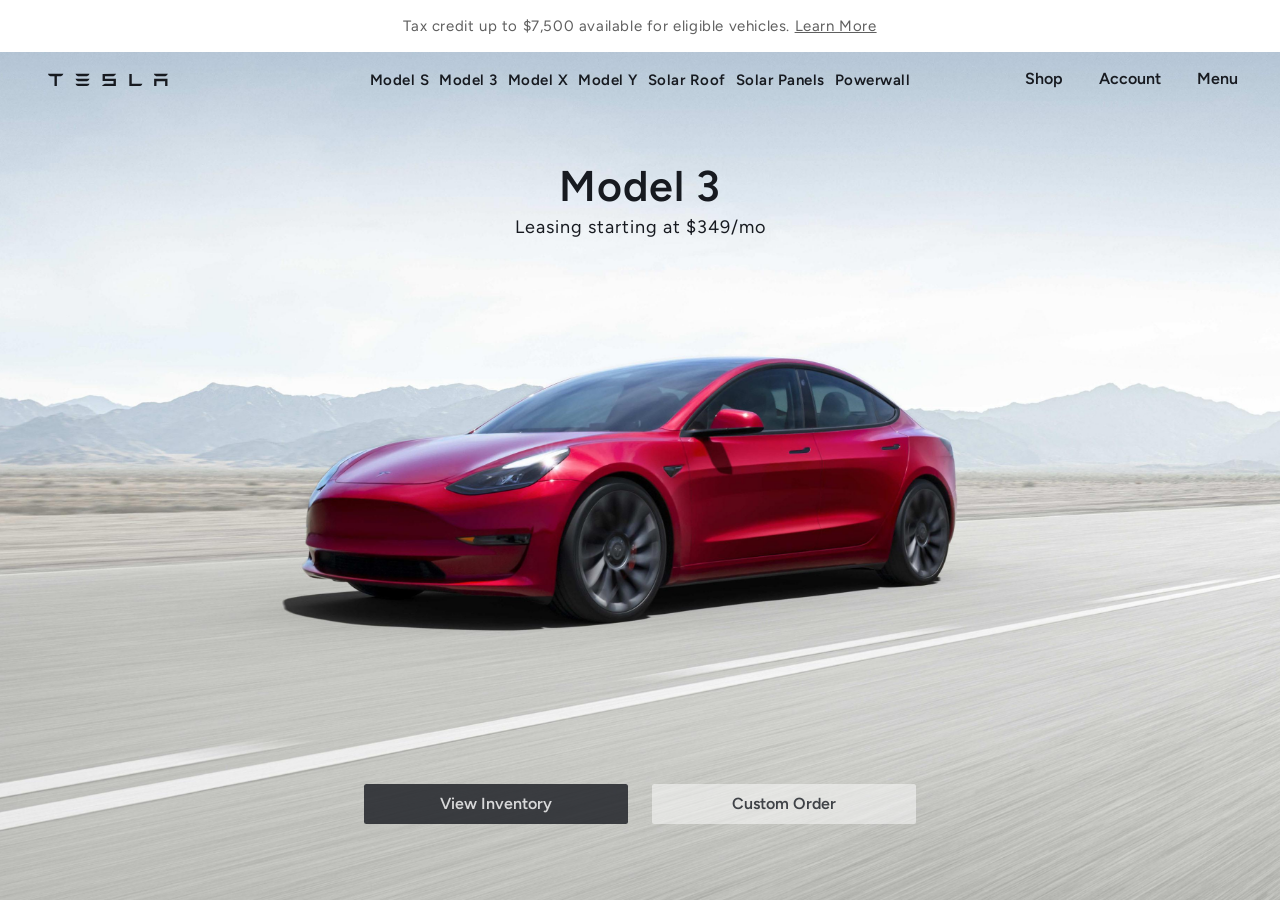
<file: index.html>
<!DOCTYPE html>
<html lang="en">

<head>
    <meta charset="UTF-8">
    <meta http-equiv="X-UA-Compatible" content="IE=edge">
    <meta name="viewport" content="width=device-width, initial-scale=1.0">
    <title>Document</title>
    <link rel="icon" type="image/x-icon" href="/images/favicon.ico">
    <link rel="stylesheet" href="./CSS/body.css">
    <link rel="stylesheet" href="./CSS/nav.css">
    <link rel="stylesheet" href="./CSS/banner.css">
    <link rel="stylesheet" href="./CSS/blur.css">
    <link rel="stylesheet" href="./CSS/responsive.css">
    <link rel="stylesheet" href="./CSS/sidemenu.css">
    <link rel="preconnect" href="https://fonts.googleapis.com">
    <link rel="preconnect" href="https://fonts.gstatic.com" crossorigin>
    <link href="https://fonts.googleapis.com/css2?family=Figtree:wght@300;400;500;600&display=swap" rel="stylesheet">
</head>

<body data-close-menu>

    <section class="banner">
        <p>Tax credit up to $7,500 available for eligible vehicles. <a href="">Learn&nbsp;More</a></p>
    </section>

    <header>
        <div class="tesla-logo">
            <a href="" class="logo">
                <svg class="tds-icon tds-icon-logo-wordmark tds-site-logo-icon" viewBox="0 0 342 35"
                    xmlns="http://www.w3.org/2000/svg">
                    <path
                        d="M0 .1a9.7 9.7 0 0 0 7 7h11l.5.1v27.6h6.8V7.3L26 7h11a9.8 9.8 0 0 0 7-7H0zm238.6 0h-6.8v34.8H263a9.7 9.7 0 0 0 6-6.8h-30.3V0zm-52.3 6.8c3.6-1 6.6-3.8 7.4-6.9l-38.1.1v20.6h31.1v7.2h-24.4a13.6 13.6 0 0 0-8.7 7h39.9v-21h-31.2v-7h24zm116.2 28h6.7v-14h24.6v14h6.7v-21h-38zM85.3 7h26a9.6 9.6 0 0 0 7.1-7H78.3a9.6 9.6 0 0 0 7 7zm0 13.8h26a9.6 9.6 0 0 0 7.1-7H78.3a9.6 9.6 0 0 0 7 7zm0 14.1h26a9.6 9.6 0 0 0 7.1-7H78.3a9.6 9.6 0 0 0 7 7zM308.5 7h26a9.6 9.6 0 0 0 7-7h-40a9.6 9.6 0 0 0 7 7z"
                        fill="currentColor"></path>
                </svg>
            </a>
        </div>

        <nav class="center desktop">
            <ol>
                <li>
                    <a href="">Model S</a>
                </li>
                <li>
                    <a href="">Model 3</a>
                </li>
                <li>
                    <a href="">Model X</a>
                </li>
                <li>
                    <a href="">Model Y</a>
                </li>
                <li>
                    <a href="">Solar Roof</a>
                </li>
                <li>
                    <a href="">Solar Panels</a>
                </li>
                <li>
                    <a href="">Powerwall</a>
                </li>
            </ol>
        </nav>

        <div class="dropContainer">

            <nav class="right">
                <div class="right-buttons">
                    <a href="" class="center">Shop</a>
                    <a href="" class="center">Account</a>
                    <a href="#" class="menuBtn" id="menuBtn" data-dropdown-button>Menu</a>
                </div>
            </nav>

        </div>
    </header>

    <aside class="dropdownMenu" data-dropdown>
        <button href="" class="close" data-close-button>×</button>
        <br>
        <br>
        <a href="">Existing Inventory</a>
        <a href="">Used Inventory</a>
        <a href="">View Inventory
        <a href="">Custom Order</a>
        <a href="">Insurance</a>
        <a href="">Cybertruck</a>
        <a href="">Roadster</a>
        <a href="">Semi</a>
        <a href="">Charging</a>
        <a href="">Powerwall</a>
        <a href="">Commercial Energy</a>
        <a href="">Utilities</a>
        <a href="">Find Us</a>
        <a href="">Support</a>
        <a href="">Investor Relations</a>
        <a href=""><svg class="tds-icon tds-icon-globe" viewBox="0 0 24 24" xmlns="http://www.w3.org/2000/svg"><path d="M22 12c0 5.523-4.477 10-10 10S2 17.523 2 12 6.477 2 12 2s10 4.477 10 10ZM9.254 20.047a8.147 8.147 0 0 1-.768-1.378c-.404-.91-.722-1.985-.935-3.169h-3.3a8.526 8.526 0 0 0 5.003 4.547Zm.603-1.988c.336.757.718 1.324 1.103 1.69.382.364.732.501 1.04.501.308 0 .658-.137 1.04-.5.385-.367.767-.934 1.103-1.69.321-.723.588-1.59.78-2.56H9.076c.192.97.459 1.837.78 2.56ZM8.75 12c0 .691.036 1.36.103 2h6.294c.067-.64.103-1.309.103-2 0-.691-.036-1.36-.103-2H8.853c-.067.64-.103 1.309-.103 2Zm-1.405-2H3.737a8.522 8.522 0 0 0-.237 2c0 .689.082 1.359.237 2h3.608a20.75 20.75 0 0 1 0-4Zm1.732-1.5h5.845c-.19-.97-.458-1.837-.779-2.56-.336-.756-.718-1.323-1.103-1.69-.382-.363-.732-.5-1.04-.5-.308 0-.658.137-1.04.5-.385.367-.767.934-1.103 1.69-.321.723-.588 1.59-.78 2.56Zm7.577 1.5a20.728 20.728 0 0 1 0 4h3.61a8.52 8.52 0 0 0 .236-2 8.52 8.52 0 0 0-.237-2h-3.609Zm3.094-1.5a8.526 8.526 0 0 0-5.002-4.547c.287.408.543.873.768 1.378.404.91.722 1.985.935 3.169h3.3Zm-12.197 0c.213-1.184.531-2.26.935-3.169.225-.505.48-.97.768-1.378A8.526 8.526 0 0 0 4.252 8.5h3.3Zm7.963 10.169c-.225.505-.48.97-.768 1.378a8.526 8.526 0 0 0 5.002-4.547h-3.3c-.212 1.184-.53 2.26-.934 3.169Z" fill="currentColor"></path></svg>United States</a>
        <a href="">English</a>
    </aside>

    <div class="backdrop" data-blur id="blur"></div>

    <section class="contentArea">


        <section class="scrollArea model-3">
            <div class="content">
                <h1>Model 3</h1>
                <p class="model3Lease">Leasing starting at $349/mo</p>
                <div class="buttons">
                    <a href="">View Inventory</a>
                    <a href="">Custom Order</a>
                </div>
            </div>
        </section>
        <section class="scrollArea model-y">
            <div class="content">
                <h1>Model Y</h1>
                <br>
                <div class="buttons">
                    <a href="">View Inventory</a>
                    <a href="">Custom Order</a>
                </div>
            </div>
        </section>
        <section class="scrollArea model-s">
            <div class="content">
                <h1>Model S</h1>
                <br>
                <div class="buttons">
                    <a href="">View Inventory</a>
                    <a href="">Custom Order</a>
                </div>
            </div>
        </section>
        <section class="scrollArea model-x">
            <div class="content">
                <h1>Model X</h1>
                <br>
                <div class="buttons">
                    <a href="">View Inventory</a>
                    <a href="">Custom Order</a>
                </div>
            </div>
        </section>
        <section class="scrollArea solar-panels">
            <div class="content">
                <h1>Solar Panels</h1>
                <p>Lowest Cost Solar Panels in America</p>
                <div class="buttons">
                    <a href="">Order Now</a>
                    <a href="">Learn More</a>
                </div>
            </div>
        </section>
        <section class="scrollArea solar-roof">
            <div class="content">
                <h1>Solar Roof</h1>
                <p>Produce Clean Enery From Your Roof</p>
                <div class="buttons">
                    <a href="">Order Now</a>
                    <a href="">Learn More</a>
                </div>
            </div>
        </section>
        <section class="scrollArea accessories">
            <div class="content">
                <h1>Accessories</h1>
                <br>
                <div class="buttons">
                    <a href="">Shop Now</a>
                </div>
            </div>
        </section>

    </section>

    <script src="nav.js"></script>

</body>

</html>
</section>
</file>
<file: CSS/body.css>
* {
    padding: 0;
    margin: 0;
    box-sizing: border-box;
}

section .buttons {
    margin: 0;
    grid-template-columns: 1fr 1fr;
    column-gap: 20px;
}

section .buttons a {
    width: 264px;
    height: 40px;
}

body {
    margin: 0;
    color: #171a20;
    font-family: 'Figtree', sans-serif;
    overflow-y: initial;
}

.contentArea {
    scroll-snap-type: y mandatory;
    overflow-y: scroll;
}

.scrollArea {
    height: 100vh;
    scroll-snap-align: start;
    background-size: cover;
    background-position: center;
}

.scrollArea h1 {
    margin-top: 25px;
    font-weight: 600;
    font-size: 43px;
    letter-spacing: 1px;
}

.model3Lease {
    letter-spacing: 1px;
    font-size: 18px;
    font-weight: 400;
    margin-top: 4px;
}

section {
    height: 100vh;
}

section .content {
    width: 100%;
    height: 100vh;
    padding-top: 15vh;
    padding-bottom: 8.5vh;
    text-align: center;
    display: grid;
    grid-template-rows: min-content auto min-content;
}

section .content a {
    font-weight: 600;
    margin: 0 2px 0 2px;
}

section h1 {
    font-size: 3rem;
}

section a {
    color: inherit;
}

section .buttons a {
    display: flex;
    justify-content: center;
    align-items: center;
    background-color: rgba(255, 255, 255, 0.5);
    color: rgba(23, 26, 32, 0.8);
    border-radius: 2.5px;
    text-decoration: none;
}

section .buttons a:first-child{
    background-color: rgba(23, 26, 32, 0.8);
    color: rgba(255, 255, 255, 0.8);
}

section .buttons {
    display: flex;
    flex-wrap: wrap;
    justify-content: center;
}

.model-3 {
    background-image: url('../images/model-3.jpg');
}

.model-y {
    background-image: url('../images/model-y.jpg')
}

.model-s {
    background-image: url('../images/model-s.jpg')
}

.model-x {
    background-image: url('../images/model-x.jpg')
}

.solar-panels {
    background-image: url('../images/solarpanels.jpg')
}

.solar-roof {
    background-image: url('../images/roof.jpg')
}

.accessories {
    background-image: url('../images/accessories.jpg')
}
</file>
<file: CSS/nav.css>
header {
    display: grid;
    grid-template-columns: 1.0865fr 1.999fr 1.0866fr;
    position: fixed;
    width: 100vw;
    margin-top: 50px;
    flex-basis: 0;
    flex-grow: 1;
    height: 56px;
}

.tesla-logo {
    display: flex;
    align-items: center;
    width: 28.5vw;
}

.logo {
    margin-left: 48px;
    margin-top: 7px;
}

.tds-site-logo-icon {
    width: 120px;
    height: 24px;
}

header a {
    color: inherit;
}

header nav a {
    text-decoration: none;
}

.center {
    margin-top: 3px;
    width: 43vw;
}

.center a {
    font-size: 15px;
    letter-spacing: 0.5px;
}

header nav.center {
    display: flex;
    justify-content: center;
    align-items: center;
    font-weight: 600;
}

.center ol {
    display: flex;
    justify-content: space-around;
    width: 734.75px;
}

.center li {
    list-style-type: none;
}

.dropContainer {
    display: flex;
    align-items: center;
    justify-content: right;
    width: 28.5vw;
}

.right {
    font-weight: 600;
    font-size: 16px;
}

.right-buttons {
    padding-right: 26px;
}

.right-buttons a {
    margin: 4px 16px;
}
</file>
<file: CSS/banner.css>
.banner {
    display: flex;
    width: 100%;
    background-color: white;
    height: 52px;
    position: fixed;
    align-items: center;
    justify-content: center;
    letter-spacing: 0.6px;
    font-size: 15px;
    color: rgb(95, 95, 95)
}
</file>
<file: CSS/blur.css>
.backdrop {
    position: fixed;
    inset: 0;
    pointer-events: none;
    transition: 1s;
    z-index: 99
}

.backdrop.active {
    backdrop-filter: blur(4px);
    background-color: rgba(0,0,0,.3);
    transition: 1s;
}
</file>
<file: CSS/responsive.css>
@media (min-width: 768px) {
    .desktop {
        display: initial;
    }
}


@media (max-width: 1205px) {
    .center ol {
        display: none !important;
    }

    .right-buttons .center {
        display: none !important;
    }

    .logo {
        margin-left: 36px;
    }

    .menuBtn {
        background-color: rgba(0, 0, 0, .05);
        padding: 7px 16px 7px 16px;
        border-radius: 3.5px;
    }

    .right-buttons {
        padding-right: 4px;
        font-size: 15px;
        letter-spacing: 0.5px;
    }

    .right {
        margin-top: 4px;
    }

    section .content {
        padding-top: 14vh;
    }

    .scrollArea h1 {
        margin-top: 25px;
        font-weight: 600;
        font-size: 39px;
        letter-spacing: 1px;
    }

    section .content {
        padding-top: 14vh;
        padding-bottom: 13.5vh;
    }
}

@media (max-width: 600px) {

    .tesla-logo {
        margin-top: 30px;
    }

    .dropContainer {
        display: flex;
        align-items: center;
        justify-content: right;
        width: 28.5vw;
    }
    
    .right {
        font-weight: 600;
        font-size: 16px;
    }
    
    .right-buttons {
        padding-top: 25px;
    }
    
    .right-buttons a {
        margin-right: 5.5px;
    }

    .menuBtn {
        color: rgba(0, 0, 0, 0.693);
    }

    .scrollArea {
        scroll-snap-align: start;
        background-size: cover;
        background-position: 50% 25%;
    }

    .scrollArea h1 {
        margin-top: 60px;
        font-weight: 600;
        font-size: 2.4rem;
        letter-spacing: 1px;
    }

    section .content {
        padding-bottom: 5.5vh;
    }

    section .content a {
        font-weight: 600;
        margin: 10px 2px 10px 2px;
    }

    .logo {
        margin-left: 24px;
        margin-top: 4px;
    }

    .tds-site-logo-icon {
        width: 120px;
        height: 24px;
    }

    .banner {
        display: flex;
        width: 100%;
        background-color: white;
        height: 68px;
        position: fixed;
        align-items: center;
        justify-content: center;
        letter-spacing: 0.6px;
        font-size: 0.8rem;
        color: rgb(95, 95, 95);
    }

    .banner p {
        width: 80vw;
        text-align: center;
    }

    section .buttons {
        margin: 0;
        grid-template-columns: 1fr 1fr;
        column-gap: 20px;
    }

    
    section .buttons a {
        width: 88.5%;
        height: 40px;
    }

    .model-3 {
        background-image: url('../images/Homepage-Model-3-LHD-Mobile.jpg');
    }

    .model-y {
        background-image: url('../images/Homepage-ModelY-LHD-Mobile.jpg')
    }

    .model-s {
        background-image: url('../images/Model-S-homepage-mobile.jpg')
    }

    .model-x {
        background-image: url('../images/Homepage-Model-X-LHD-Mobile.jpg')
    }

    .solar-panels {
        background-image: url('../images/Homepage-SolarPanels-Mobile.jpg')
    }

    .solar-roof {
        background-image: url('../images/Homepage-SolarRoof-Mobile.jpg')
    }

    .accessories {
        background-image: url('../images/Homepage-Accessories-Mobile.jpg')
    }
}
</file>
<file: CSS/sidemenu.css>
aside {
    box-shadow: 0 5px 30;
    position: fixed;
    right: 0;
    top: 0;
    right: -170.2px;
    width: 294.2px;
    background-color: white;
    padding: 40px;  
    height: 100vh;
    visibility: hidden;
    opacity: 0;
    transition: right 0.5s, opacity 0.3s, visibility 0.3s;
    transition-timing-function: cubic-bezier(.66,-0.01,.41,1);
    z-index: 999;
    overflow-y: auto;
}

aside.active {
    right: 0;
    visibility: visible;
    opacity: 1 ;
    /* transition:  right 0.3s, opacity 0.3s, visibility 0.3s ease-in-out cubic-bezier(0.5, 0, 0, 0.75); */
}

aside a {
    display: block;
    color: inherit;
    text-decoration: none;
    padding: 10px 0;
    font-size: 14px;
    font-weight: 500;
}

aside button.close {
    font-size: 35px;
    border: 0;
    background-color: transparent;
    position: absolute;
    top: 20px;
    right: 30px;
    font-family: sans-serif;
    font-weight: 100;
    cursor: pointer;
}
</file>
